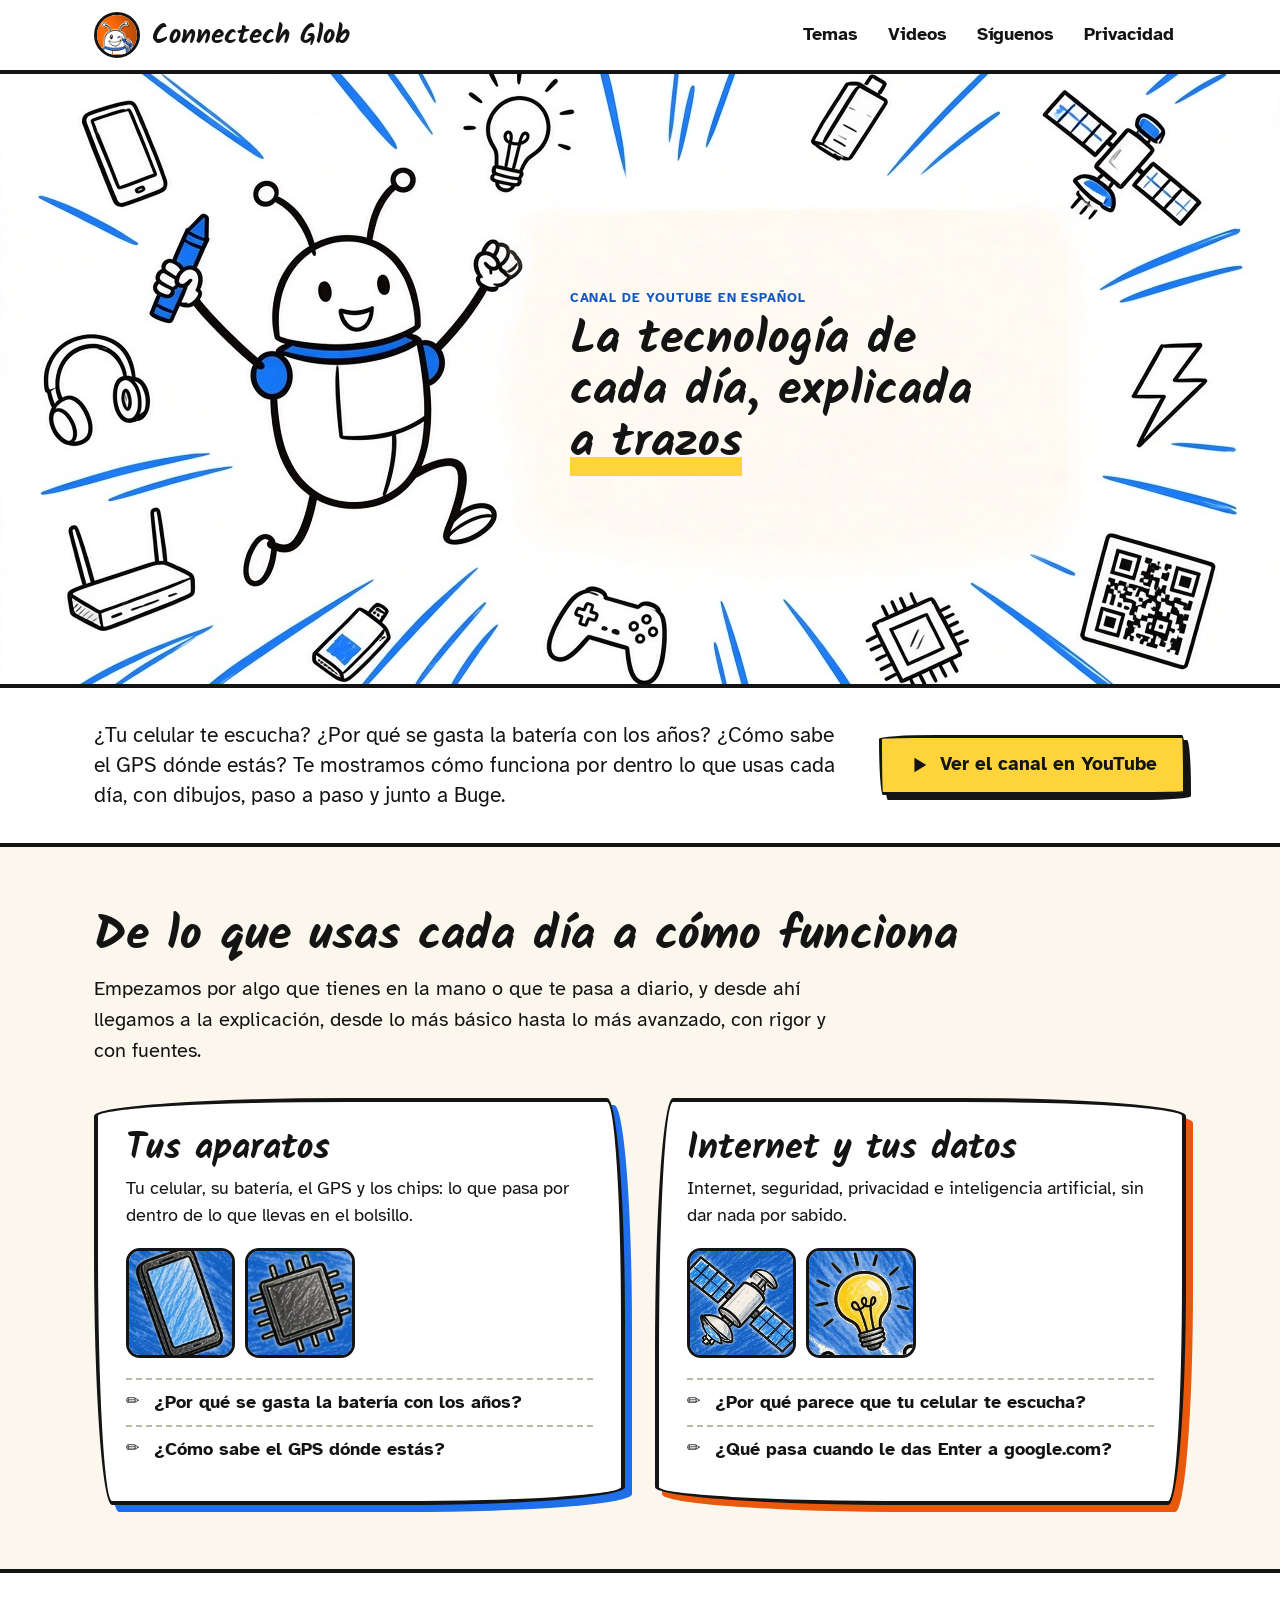
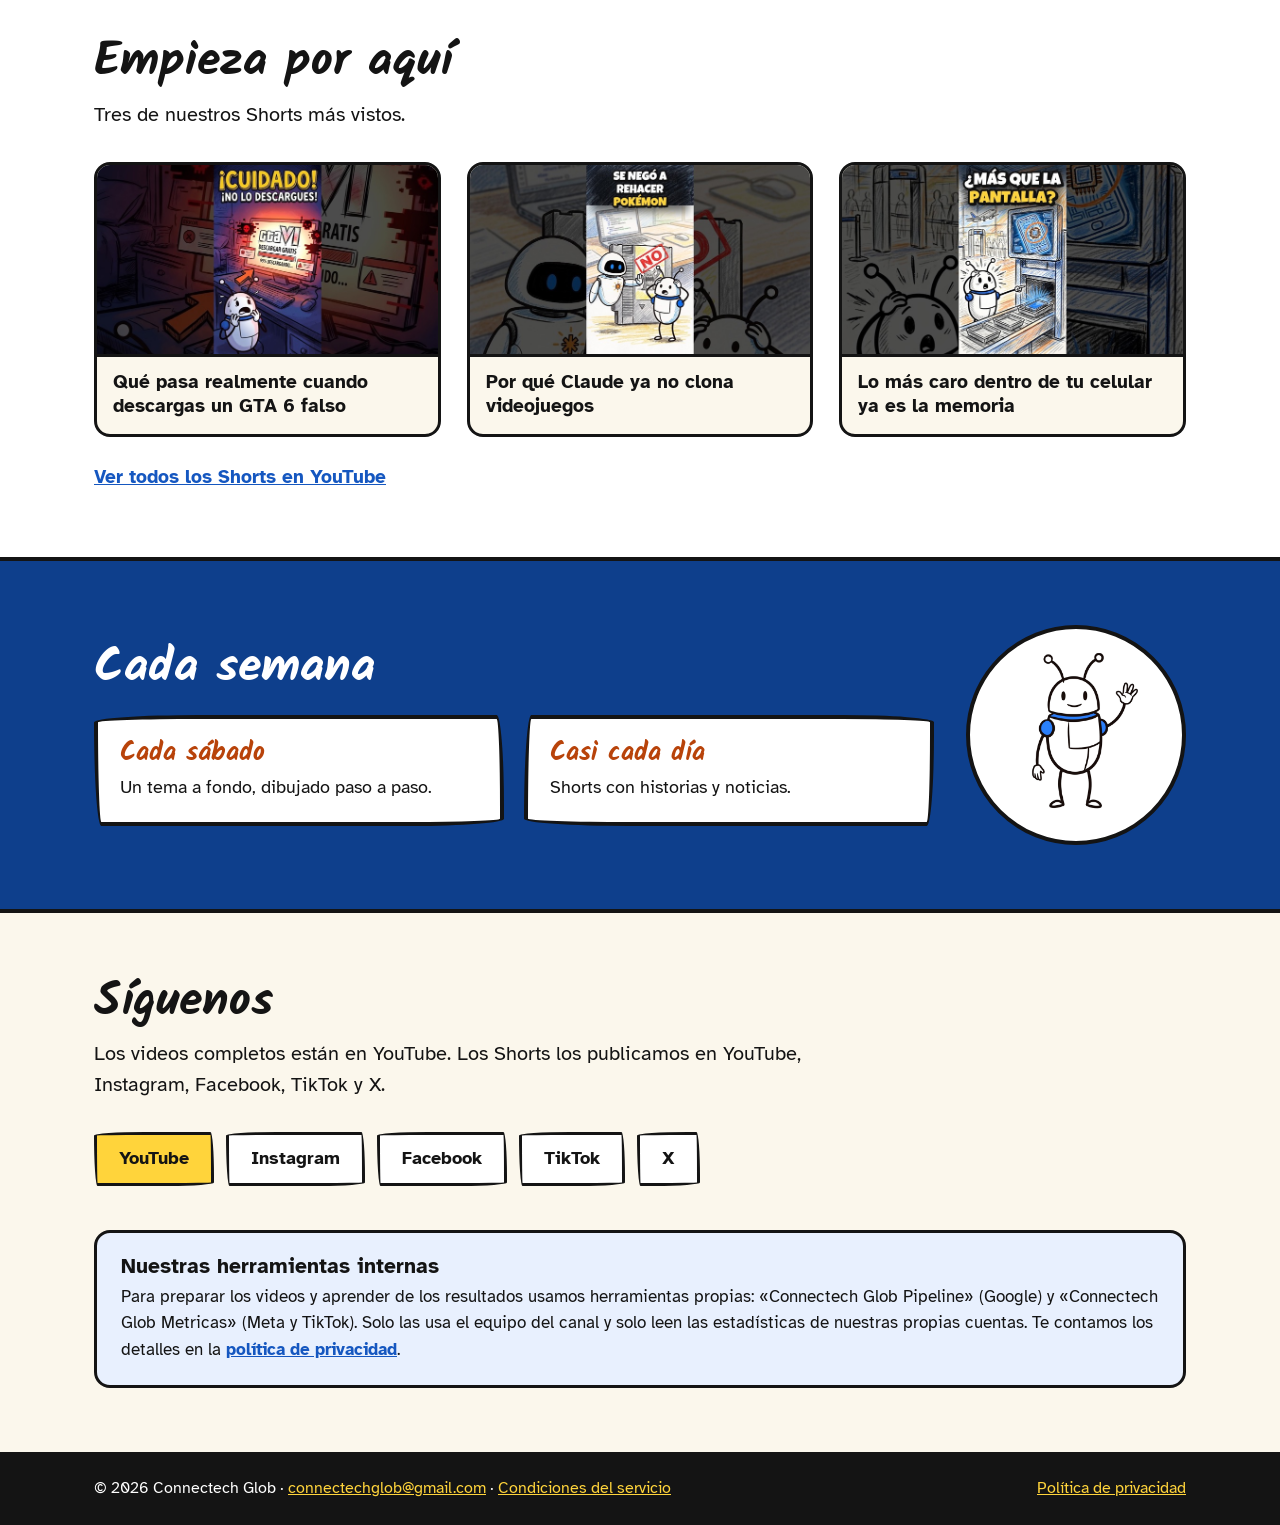
<file: index.html>
<!doctype html>
<html lang="es">
<head>
<meta charset="utf-8">
<meta name="viewport" content="width=device-width, initial-scale=1">
<title>Connectech Glob: la tecnología de cada día, explicada a trazos</title>
<meta name="description" content="Connectech Glob: la tecnología de cada día, explicada a trazos. Videos dibujados en español, paso a paso, sobre cómo funciona por dentro lo que usas cada día.">
<link rel="icon" type="image/png" href="img/favicon.png">
<link rel="preconnect" href="https://fonts.googleapis.com">
<link href="https://fonts.googleapis.com/css2?family=Kalam:wght@400;700&amp;family=Atkinson+Hyperlegible:wght@400;700&amp;display=swap" rel="stylesheet">
<link rel="stylesheet" href="estilos.css?v=2">
</head>
<body>
<header class="cabecera">
  <nav class="ancho" aria-label="Principal">
    <a class="marca" href="./"><img src="img/perfil.png" alt="">Connectech Glob</a>
    <ul class="menu">
      <li><a href="#temas">Temas</a></li>
      <li><a href="#videos">Videos</a></li>
      <li><a href="#redes">Síguenos</a></li>
      <li><a href="privacidad.html">Privacidad</a></li>
    </ul>
  </nav>
</header>
<main>
  <section class="portada">
    <img src="img/portada.jpg" width="1280" height="720" alt="Buge, la mascota del canal, salta con un crayón en la mano entre un celular, una bombilla, unos audífonos, un router wifi, un satélite, un control de videojuegos, un código QR y otros objetos de tecnología dibujados a mano con trazos azules">
    <div class="portada-texto">
      <p class="antetitulo">Canal de YouTube en español</p>
      <h1>La tecnología de cada día, explicada <span class="raya">a trazos</span></h1>
    </div>
  </section>
  <section class="entrada" aria-label="Qué es el canal">
    <div class="ancho">
      <p>¿Tu celular te escucha? ¿Por qué se gasta la batería con los años? ¿Cómo sabe el GPS dónde estás? Te mostramos cómo funciona por dentro lo que usas cada día, con dibujos, paso a paso y junto a Buge.</p>
      <a class="boton" href="https://www.youtube.com/@Connectechglob" target="_blank" rel="noopener noreferrer">
        <svg width="22" height="22" viewBox="0 0 24 24" fill="currentColor" aria-hidden="true"><polygon points="7 4 20 12 7 20"></polygon></svg>
        Ver el canal en YouTube
      </a>
    </div>
  </section>
  <section class="seccion" id="temas" aria-labelledby="t-temas">
    <div class="ancho">
      <h2 id="t-temas">De lo que usas cada día a cómo funciona</h2>
      <p class="intro">Empezamos por algo que tienes en la mano o que te pasa a diario, y desde ahí llegamos a la explicación, desde lo más básico hasta lo más avanzado, con rigor y con fuentes.</p>
      <div class="campos">
        <article class="campo">
          <h3>Tus aparatos</h3>
          <p>Tu celular, su batería, el GPS y los chips: lo que pasa por dentro de lo que llevas en el bolsillo.</p>
          <ul class="objetos" aria-hidden="true">
            <li><img src="img/objetos/celular.jpg" alt="" loading="lazy"></li>
            <li><img src="img/objetos/chip.jpg" alt="" loading="lazy"></li>
          </ul>
          <ul class="preguntas">
            <li>¿Por qué se gasta la batería con los años?</li>
            <li>¿Cómo sabe el GPS dónde estás?</li>
          </ul>
        </article>
        <article class="campo">
          <h3>Internet y tus datos</h3>
          <p>Internet, seguridad, privacidad e inteligencia artificial, sin dar nada por sabido.</p>
          <ul class="objetos" aria-hidden="true">
            <li><img src="img/objetos/satelite.jpg" alt="" loading="lazy"></li>
            <li><img src="img/objetos/bombilla.jpg" alt="" loading="lazy"></li>
          </ul>
          <ul class="preguntas">
            <li>¿Por qué parece que tu celular te escucha?</li>
            <li>¿Qué pasa cuando le das Enter a google.com?</li>
          </ul>
        </article>
      </div>
    </div>
  </section>
  <section class="seccion fondo-blanco" id="videos" aria-labelledby="t-videos">
    <div class="ancho">
      <h2 id="t-videos">Empieza por aquí</h2>
      <p class="intro">Tres de nuestros Shorts más vistos.</p>
      <ul class="videos">
        <li><a href="https://www.youtube.com/shorts/tPYbc8DTCPs" target="_blank" rel="noopener noreferrer"><img src="img/videos/gta6-falso.jpg" alt="" loading="lazy"><span>Qué pasa realmente cuando descargas un GTA 6 falso</span></a></li>
        <li><a href="https://www.youtube.com/shorts/vXMB3ks6HSE" target="_blank" rel="noopener noreferrer"><img src="img/videos/claude-videojuegos.jpg" alt="" loading="lazy"><span>Por qué Claude ya no clona videojuegos</span></a></li>
        <li><a href="https://www.youtube.com/shorts/4Cfulw6IFZc" target="_blank" rel="noopener noreferrer"><img src="img/videos/memoria-celular.jpg" alt="" loading="lazy"><span>Lo más caro dentro de tu celular ya es la memoria</span></a></li>
      </ul>
      <p class="mas"><a href="https://www.youtube.com/@Connectechglob/shorts" target="_blank" rel="noopener noreferrer">Ver todos los Shorts en YouTube</a></p>
    </div>
  </section>
  <section class="seccion semana" aria-labelledby="t-semana">
    <div class="ancho">
      <div>
        <h2 id="t-semana">Cada semana</h2>
        <div class="dias">
          <div class="dia"><strong>Cada sábado</strong><p>Un tema a fondo, dibujado paso a paso.</p></div>
          <div class="dia"><strong>Casi cada día</strong><p>Shorts con historias y noticias.</p></div>
        </div>
      </div>
      <img src="img/buge.png" alt="" loading="lazy">
    </div>
  </section>
  <section class="seccion" id="redes" aria-labelledby="t-redes">
    <div class="ancho">
      <h2 id="t-redes">Síguenos</h2>
      <p class="intro">Los videos completos están en YouTube. Los Shorts los publicamos en YouTube, Instagram, Facebook, TikTok y X.</p>
      <ul class="redes">
        <li><a href="https://www.youtube.com/@Connectechglob" target="_blank" rel="noopener noreferrer">YouTube</a></li>
        <li><a href="https://www.instagram.com/connectechglob" target="_blank" rel="noopener noreferrer">Instagram</a></li>
        <li><a href="https://www.facebook.com/1398031123388387" target="_blank" rel="noopener noreferrer">Facebook</a></li>
        <li><a href="https://www.tiktok.com/@connectechglob" target="_blank" rel="noopener noreferrer">TikTok</a></li>
        <li><a href="https://x.com/connectechglob" target="_blank" rel="noopener noreferrer">X</a></li>
      </ul>
      <div class="nota">
        <h2>Nuestras herramientas internas</h2>
        <p>Para preparar los videos y aprender de los resultados usamos herramientas propias: «Connectech Glob Pipeline» (Google) y «Connectech Glob Metricas» (Meta y TikTok). Solo las usa el equipo del canal y solo leen las estadísticas de nuestras propias cuentas. Te contamos los detalles en la <a href="privacidad.html"><strong>política de privacidad</strong></a>.</p>
      </div>
    </div>
  </section>
</main>
<footer class="pie">
  <div class="ancho">
    <p>© 2026 Connectech Glob · <a href="mailto:connectechglob@gmail.com">connectechglob@gmail.com</a> · <a href="condiciones.html">Condiciones del servicio</a></p>
    <p><a href="privacidad.html">Política de privacidad</a></p>
  </div>
</footer>
</body>
</html>
</file>
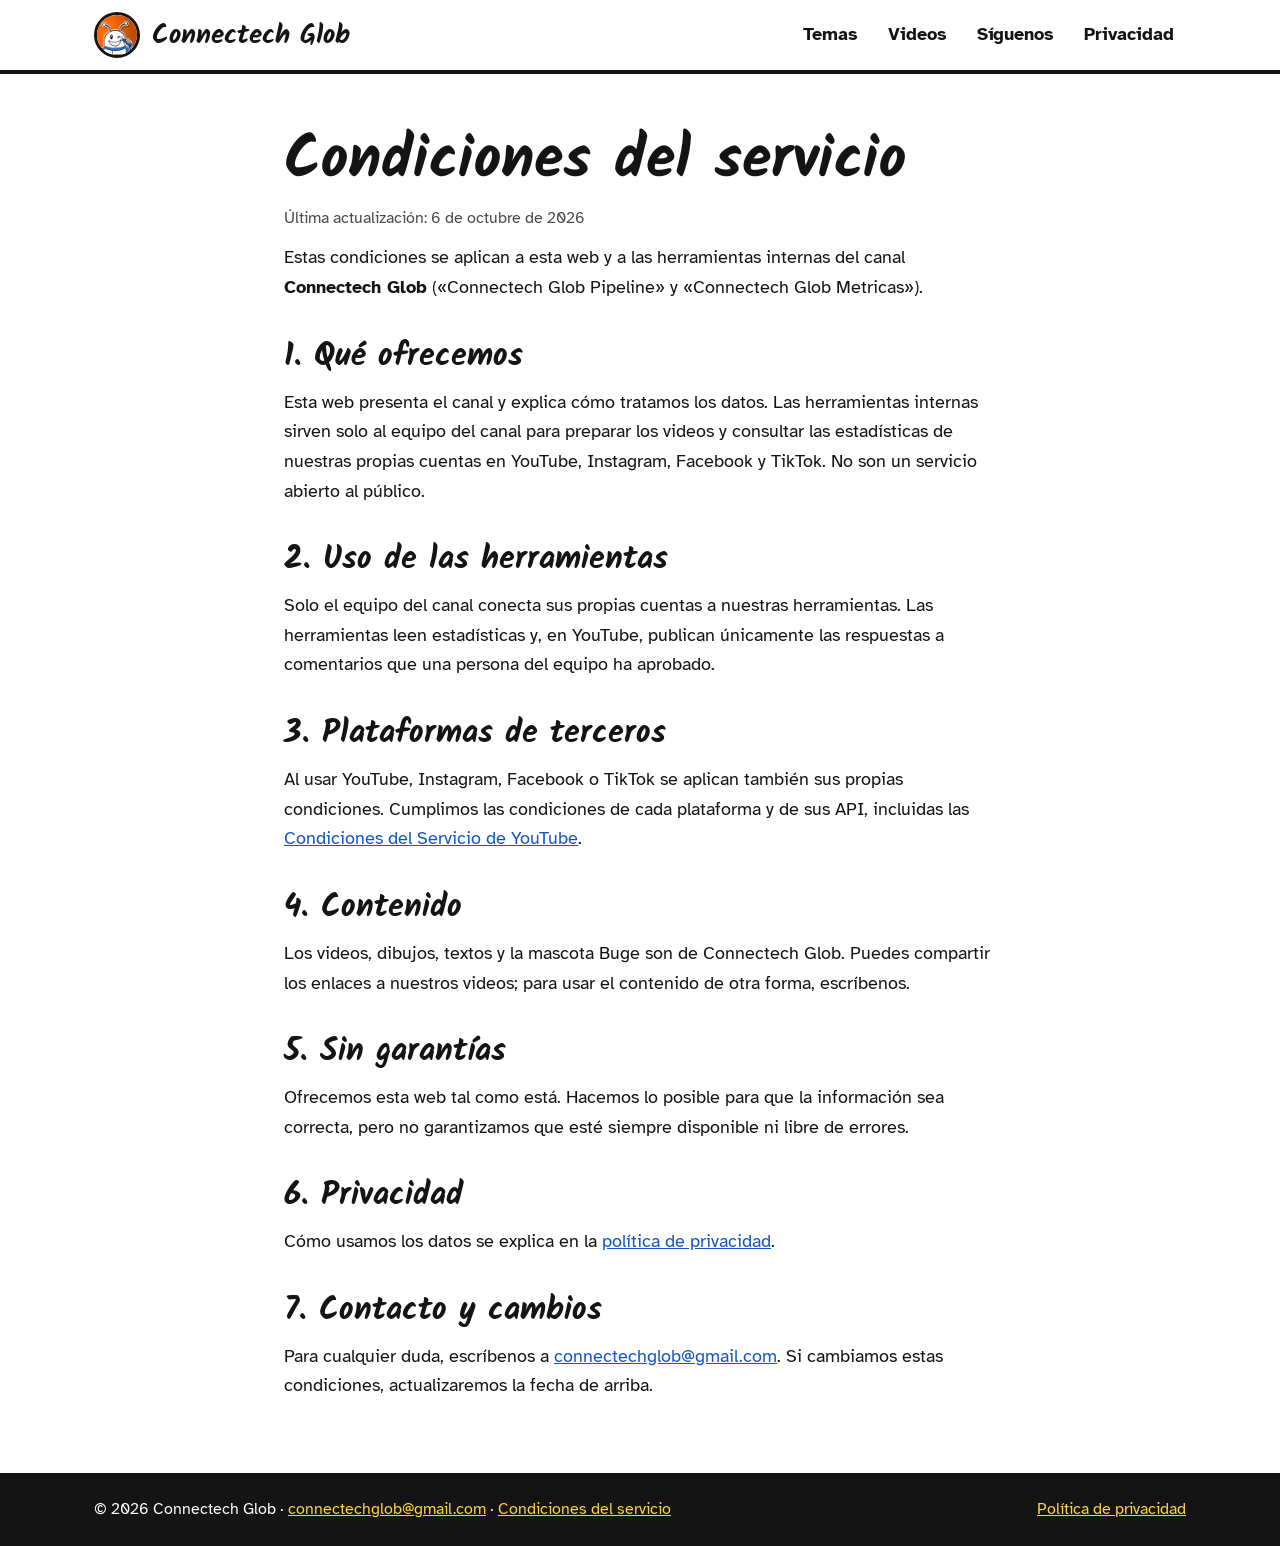
<file: condiciones.html>
<!doctype html>
<html lang="es">
<head>
<meta charset="utf-8">
<meta name="viewport" content="width=device-width, initial-scale=1">
<title>Connectech Glob — Condiciones del servicio</title>
<meta name="description" content="Condiciones del servicio de la web y las herramientas internas del canal Connectech Glob.">
<link rel="icon" type="image/png" href="img/favicon.png">
<link rel="preconnect" href="https://fonts.googleapis.com">
<link href="https://fonts.googleapis.com/css2?family=Kalam:wght@400;700&amp;family=Atkinson+Hyperlegible:wght@400;700&amp;display=swap" rel="stylesheet">
<link rel="stylesheet" href="estilos.css?v=2">
</head>
<body>
<!-- Diseñado con Claude Design (lienzo borrado; su original está en web/diseno/ del repositorio privado del canal) -->
<div style="font-family: 'Atkinson Hyperlegible', system-ui, sans-serif; color: #141414; background: #FFFFFF; min-height: 100vh">
<header class="cabecera">
  <nav class="ancho" aria-label="Principal">
    <a class="marca" href="./"><img src="img/perfil.png" alt="">Connectech Glob</a>
    <ul class="menu">
      <li><a href="./#temas">Temas</a></li>
      <li><a href="./#videos">Videos</a></li>
      <li><a href="./#redes">Síguenos</a></li>
      <li><a href="privacidad.html">Privacidad</a></li>
    </ul>
  </nav>
</header>

  <main style="max-width: 760px; margin: 0 auto; padding: 56px 24px 72px; display: flex; flex-direction: column; gap: 36px; font-size: 18px; line-height: 1.65">
    <div style="display: flex; flex-direction: column; gap: 12px">
      <h1 style="margin: 0; font-family: 'Kalam', cursive; font-weight: 700; font-size: clamp(40px, 5vw, 60px); line-height: 1.05">Condiciones del servicio</h1>
      <p style="margin: 0; color: #4A4A4A; font-size: 16px">Última actualización: 6 de octubre de 2026</p>
      <p style="margin: 0">Estas condiciones se aplican a esta web y a las herramientas internas del canal <strong>Connectech Glob</strong> («Connectech Glob Pipeline» y «Connectech Glob Metricas»).</p>
    </div>
    <section style="display: flex; flex-direction: column; gap: 12px">
      <h2 style="margin: 0; font-family: 'Kalam', cursive; font-weight: 700; font-size: 32px; line-height: 1.15">1. Qué ofrecemos</h2>
      <p style="margin: 0">Esta web presenta el canal y explica cómo tratamos los datos. Las herramientas internas sirven solo al equipo del canal para preparar los videos y consultar las estadísticas de nuestras propias cuentas en YouTube, Instagram, Facebook y TikTok. No son un servicio abierto al público.</p>
    </section>
    <section style="display: flex; flex-direction: column; gap: 12px">
      <h2 style="margin: 0; font-family: 'Kalam', cursive; font-weight: 700; font-size: 32px; line-height: 1.15">2. Uso de las herramientas</h2>
      <p style="margin: 0">Solo el equipo del canal conecta sus propias cuentas a nuestras herramientas. Las herramientas leen estadísticas y, en YouTube, publican únicamente las respuestas a comentarios que una persona del equipo ha aprobado.</p>
    </section>
    <section style="display: flex; flex-direction: column; gap: 12px">
      <h2 style="margin: 0; font-family: 'Kalam', cursive; font-weight: 700; font-size: 32px; line-height: 1.15">3. Plataformas de terceros</h2>
      <p style="margin: 0">Al usar YouTube, Instagram, Facebook o TikTok se aplican también sus propias condiciones. Cumplimos las condiciones de cada plataforma y de sus API, incluidas las <a href="https://www.youtube.com/t/terms" target="_blank" rel="noopener noreferrer">Condiciones del Servicio de YouTube</a>.</p>
    </section>
    <section style="display: flex; flex-direction: column; gap: 12px">
      <h2 style="margin: 0; font-family: 'Kalam', cursive; font-weight: 700; font-size: 32px; line-height: 1.15">4. Contenido</h2>
      <p style="margin: 0">Los videos, dibujos, textos y la mascota Buge son de Connectech Glob. Puedes compartir los enlaces a nuestros videos; para usar el contenido de otra forma, escríbenos.</p>
    </section>
    <section style="display: flex; flex-direction: column; gap: 12px">
      <h2 style="margin: 0; font-family: 'Kalam', cursive; font-weight: 700; font-size: 32px; line-height: 1.15">5. Sin garantías</h2>
      <p style="margin: 0">Ofrecemos esta web tal como está. Hacemos lo posible para que la información sea correcta, pero no garantizamos que esté siempre disponible ni libre de errores.</p>
    </section>
    <section style="display: flex; flex-direction: column; gap: 12px">
      <h2 style="margin: 0; font-family: 'Kalam', cursive; font-weight: 700; font-size: 32px; line-height: 1.15">6. Privacidad</h2>
      <p style="margin: 0">Cómo usamos los datos se explica en la <a href="privacidad.html">política de privacidad</a>.</p>
    </section>
    <section style="display: flex; flex-direction: column; gap: 12px">
      <h2 style="margin: 0; font-family: 'Kalam', cursive; font-weight: 700; font-size: 32px; line-height: 1.15">7. Contacto y cambios</h2>
      <p style="margin: 0">Para cualquier duda, escríbenos a <a href="mailto:connectechglob@gmail.com">connectechglob@gmail.com</a>. Si cambiamos estas condiciones, actualizaremos la fecha de arriba.</p>
    </section>
  </main>
<footer class="pie">
  <div class="ancho">
    <p>© 2026 Connectech Glob · <a href="mailto:connectechglob@gmail.com">connectechglob@gmail.com</a> · <a href="condiciones.html">Condiciones del servicio</a></p>
    <p><a href="privacidad.html">Política de privacidad</a></p>
  </div>
</footer>
</div>
</body>
</html>
</file>
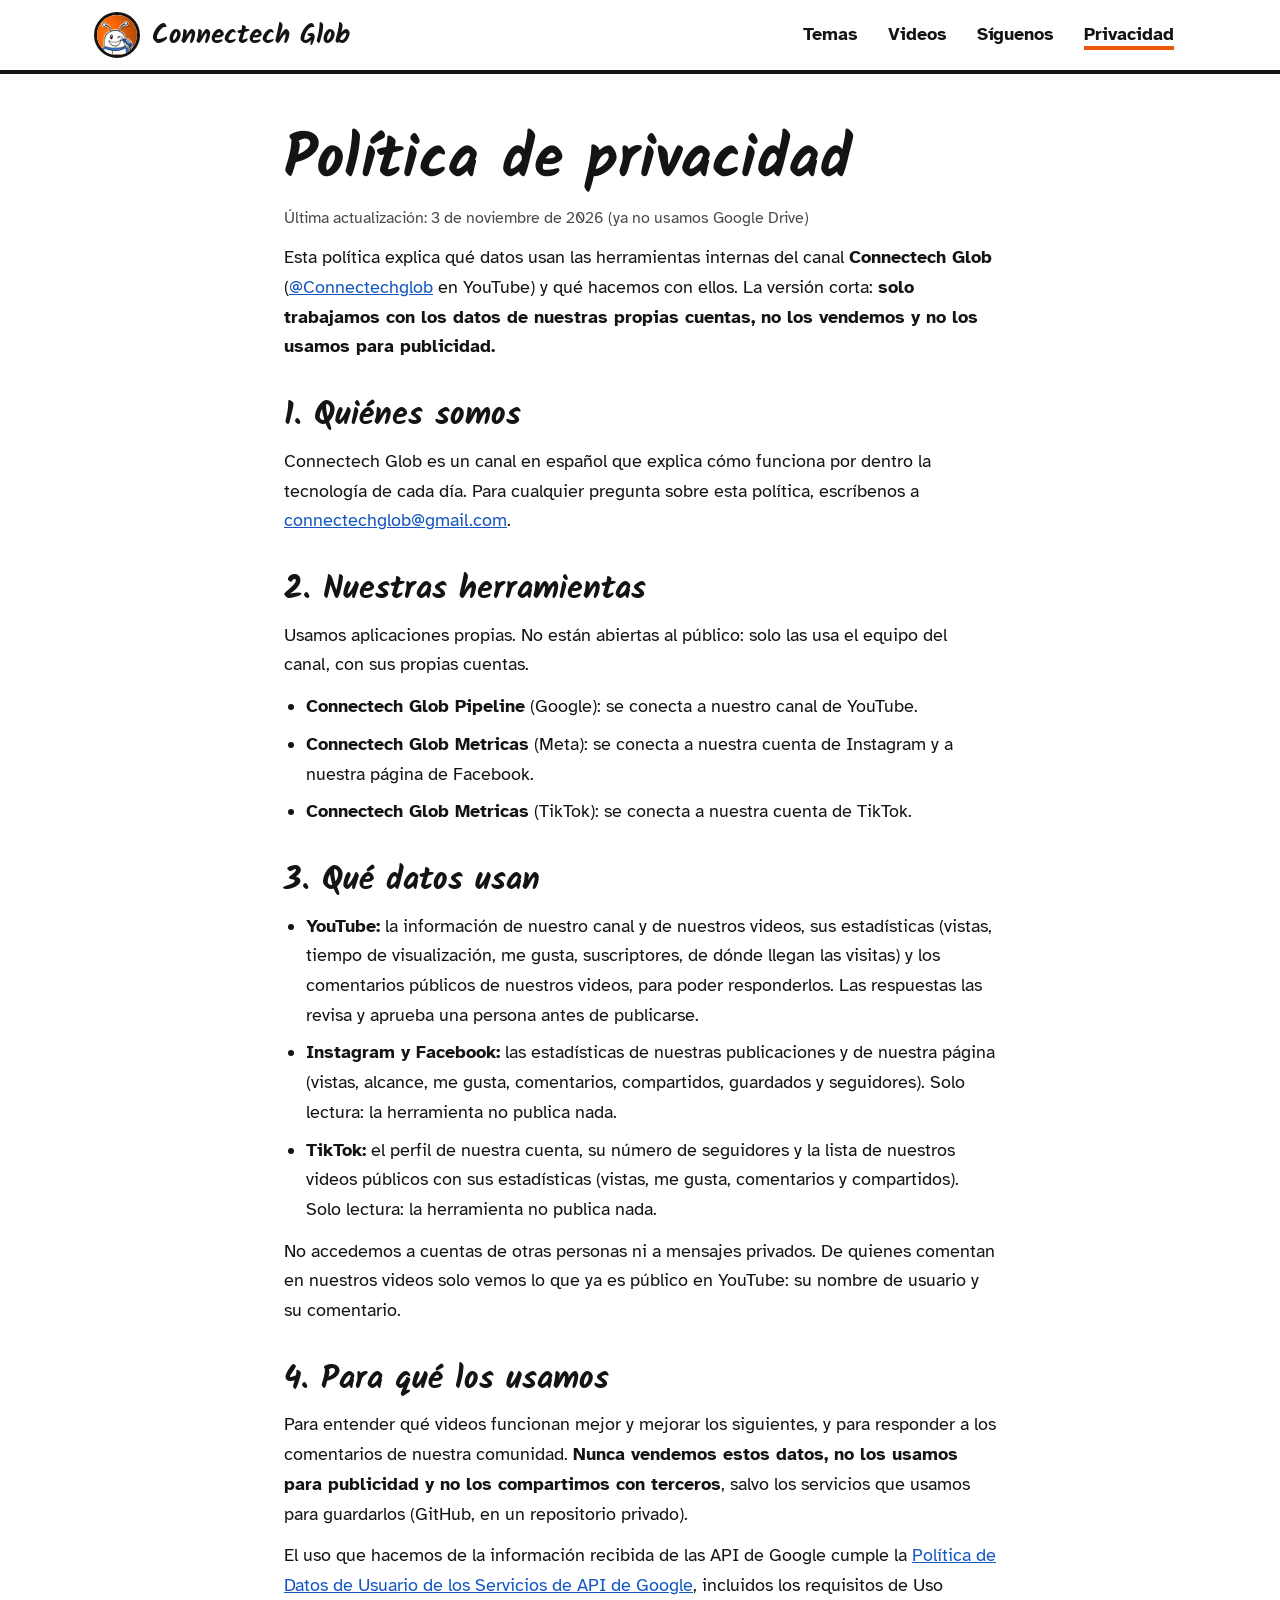
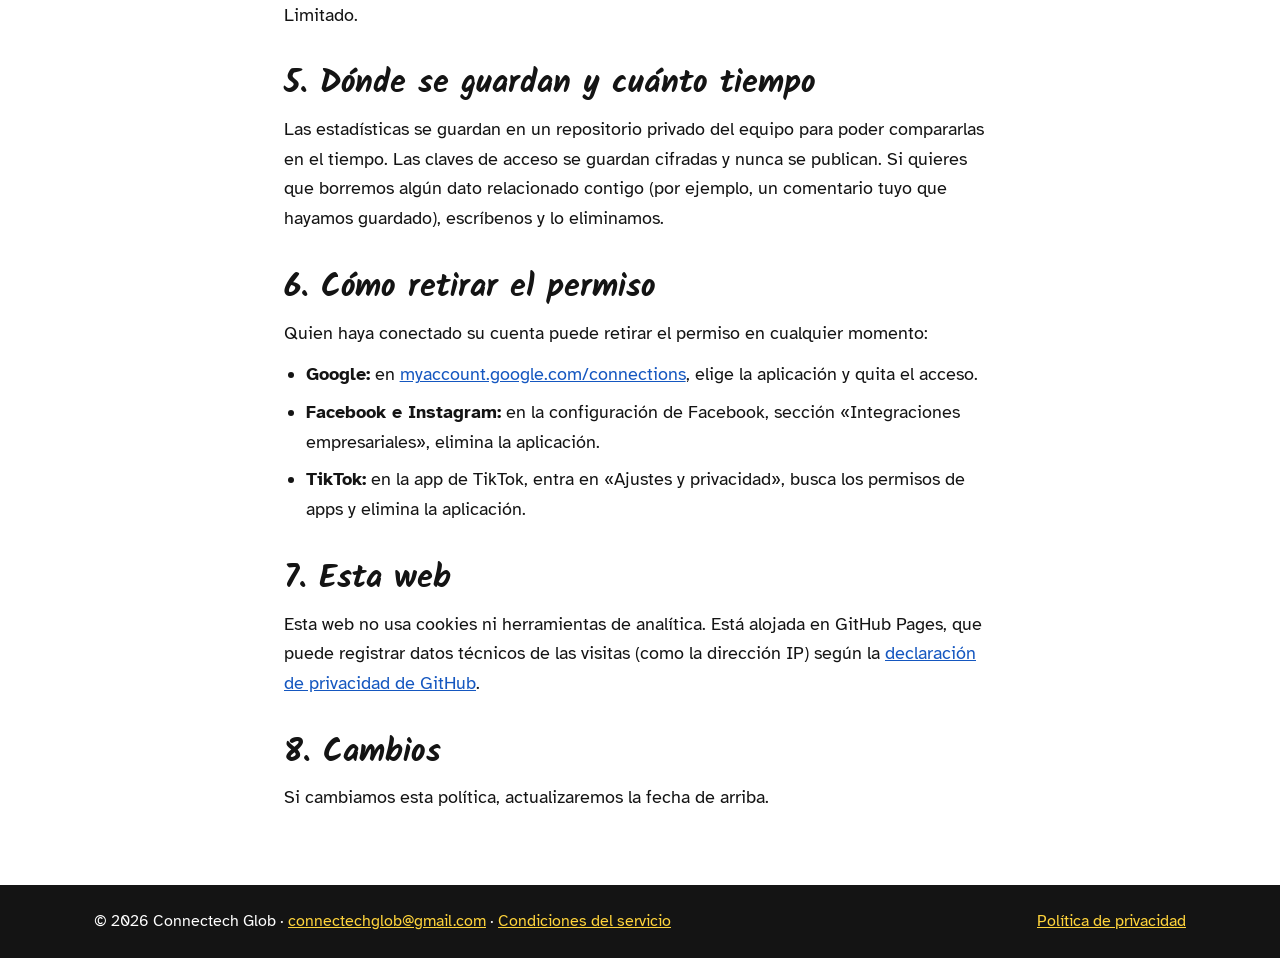
<file: privacidad.html>
<!doctype html>
<html lang="es">
<head>
<meta charset="utf-8">
<meta name="viewport" content="width=device-width, initial-scale=1">
<title>Connectech Glob — Política de privacidad</title>
<meta name="description" content="Política de privacidad de las herramientas internas del canal Connectech Glob.">
<link rel="icon" type="image/png" href="img/favicon.png">
<link rel="preconnect" href="https://fonts.googleapis.com">
<link href="https://fonts.googleapis.com/css2?family=Kalam:wght@400;700&amp;family=Atkinson+Hyperlegible:wght@400;700&amp;display=swap" rel="stylesheet">
<link rel="stylesheet" href="estilos.css?v=2">
</head>
<body>
<!-- Diseñado con Claude Design (lienzo borrado; su original está en web/diseno/ del repositorio privado del canal) -->
<div style="font-family: 'Atkinson Hyperlegible', system-ui, sans-serif; color: #141414; background: #FFFFFF; min-height: 100vh">
<header class="cabecera">
  <nav class="ancho" aria-label="Principal">
    <a class="marca" href="./"><img src="img/perfil.png" alt="">Connectech Glob</a>
    <ul class="menu">
      <li><a href="./#temas">Temas</a></li>
      <li><a href="./#videos">Videos</a></li>
      <li><a href="./#redes">Síguenos</a></li>
      <li><a href="privacidad.html" aria-current="page">Privacidad</a></li>
    </ul>
  </nav>
</header>

  <main style="max-width: 760px; margin: 0 auto; padding: 56px 24px 72px; display: flex; flex-direction: column; gap: 36px; font-size: 18px; line-height: 1.65">
    <div style="display: flex; flex-direction: column; gap: 12px">
      <h1 style="margin: 0; font-family: 'Kalam', cursive; font-weight: 700; font-size: clamp(40px, 5vw, 60px); line-height: 1.05">Política de privacidad</h1>
      <p style="margin: 0; color: #4A4A4A; font-size: 16px">Última actualización: 3 de noviembre de 2026 (ya no usamos Google Drive)</p>
      <p style="margin: 0">Esta política explica qué datos usan las herramientas internas del canal <strong>Connectech Glob</strong> (<a href="https://www.youtube.com/@Connectechglob" target="_blank" rel="noopener noreferrer">@Connectechglob</a> en YouTube) y qué hacemos con ellos. La versión corta: <strong>solo trabajamos con los datos de nuestras propias cuentas, no los vendemos y no los usamos para publicidad.</strong></p>
    </div>

    <section style="display: flex; flex-direction: column; gap: 12px">
      <h2 style="margin: 0; font-family: 'Kalam', cursive; font-weight: 700; font-size: 32px; line-height: 1.15">1. Quiénes somos</h2>
      <p style="margin: 0">Connectech Glob es un canal en español que explica cómo funciona por dentro la tecnología de cada día. Para cualquier pregunta sobre esta política, escríbenos a <a href="mailto:connectechglob@gmail.com">connectechglob@gmail.com</a>.</p>
    </section>

    <section style="display: flex; flex-direction: column; gap: 12px">
      <h2 style="margin: 0; font-family: 'Kalam', cursive; font-weight: 700; font-size: 32px; line-height: 1.15">2. Nuestras herramientas</h2>
      <p style="margin: 0">Usamos aplicaciones propias. No están abiertas al público: solo las usa el equipo del canal, con sus propias cuentas.</p>
      <ul style="margin: 0; padding-left: 1.2em; display: flex; flex-direction: column; gap: 8px">
        <li><strong>Connectech Glob Pipeline</strong> (Google): se conecta a nuestro canal de YouTube.</li>
        <li><strong>Connectech Glob Metricas</strong> (Meta): se conecta a nuestra cuenta de Instagram y a nuestra página de Facebook.</li>
        <li><strong>Connectech Glob Metricas</strong> (TikTok): se conecta a nuestra cuenta de TikTok.</li>
      </ul>
    </section>

    <section style="display: flex; flex-direction: column; gap: 12px">
      <h2 style="margin: 0; font-family: 'Kalam', cursive; font-weight: 700; font-size: 32px; line-height: 1.15">3. Qué datos usan</h2>
      <ul style="margin: 0; padding-left: 1.2em; display: flex; flex-direction: column; gap: 8px">
        <li><strong>YouTube:</strong> la información de nuestro canal y de nuestros videos, sus estadísticas (vistas, tiempo de visualización, me gusta, suscriptores, de dónde llegan las visitas) y los comentarios públicos de nuestros videos, para poder responderlos. Las respuestas las revisa y aprueba una persona antes de publicarse.</li>
        <li><strong>Instagram y Facebook:</strong> las estadísticas de nuestras publicaciones y de nuestra página (vistas, alcance, me gusta, comentarios, compartidos, guardados y seguidores). Solo lectura: la herramienta no publica nada.</li>
        <li><strong>TikTok:</strong> el perfil de nuestra cuenta, su número de seguidores y la lista de nuestros videos públicos con sus estadísticas (vistas, me gusta, comentarios y compartidos). Solo lectura: la herramienta no publica nada.</li>
      </ul>
      <p style="margin: 0">No accedemos a cuentas de otras personas ni a mensajes privados. De quienes comentan en nuestros videos solo vemos lo que ya es público en YouTube: su nombre de usuario y su comentario.</p>
    </section>

    <section style="display: flex; flex-direction: column; gap: 12px">
      <h2 style="margin: 0; font-family: 'Kalam', cursive; font-weight: 700; font-size: 32px; line-height: 1.15">4. Para qué los usamos</h2>
      <p style="margin: 0">Para entender qué videos funcionan mejor y mejorar los siguientes, y para responder a los comentarios de nuestra comunidad. <strong>Nunca vendemos estos datos, no los usamos para publicidad y no los compartimos con terceros</strong>, salvo los servicios que usamos para guardarlos (GitHub, en un repositorio privado).</p>
      <p style="margin: 0">El uso que hacemos de la información recibida de las API de Google cumple la <a href="https://developers.google.com/terms/api-services-user-data-policy" target="_blank" rel="noopener noreferrer">Política de Datos de Usuario de los Servicios de API de Google</a>, incluidos los requisitos de Uso Limitado.</p>
    </section>

    <section style="display: flex; flex-direction: column; gap: 12px">
      <h2 style="margin: 0; font-family: 'Kalam', cursive; font-weight: 700; font-size: 32px; line-height: 1.15">5. Dónde se guardan y cuánto tiempo</h2>
      <p style="margin: 0">Las estadísticas se guardan en un repositorio privado del equipo para poder compararlas en el tiempo. Las claves de acceso se guardan cifradas y nunca se publican. Si quieres que borremos algún dato relacionado contigo (por ejemplo, un comentario tuyo que hayamos guardado), escríbenos y lo eliminamos.</p>
    </section>

    <section style="display: flex; flex-direction: column; gap: 12px">
      <h2 style="margin: 0; font-family: 'Kalam', cursive; font-weight: 700; font-size: 32px; line-height: 1.15">6. Cómo retirar el permiso</h2>
      <p style="margin: 0">Quien haya conectado su cuenta puede retirar el permiso en cualquier momento:</p>
      <ul style="margin: 0; padding-left: 1.2em; display: flex; flex-direction: column; gap: 8px">
        <li><strong>Google:</strong> en <a href="https://myaccount.google.com/connections" target="_blank" rel="noopener noreferrer">myaccount.google.com/connections</a>, elige la aplicación y quita el acceso.</li>
        <li><strong>Facebook e Instagram:</strong> en la configuración de Facebook, sección «Integraciones empresariales», elimina la aplicación.</li>
        <li><strong>TikTok:</strong> en la app de TikTok, entra en «Ajustes y privacidad», busca los permisos de apps y elimina la aplicación.</li>
      </ul>
    </section>

    <section style="display: flex; flex-direction: column; gap: 12px">
      <h2 style="margin: 0; font-family: 'Kalam', cursive; font-weight: 700; font-size: 32px; line-height: 1.15">7. Esta web</h2>
      <p style="margin: 0">Esta web no usa cookies ni herramientas de analítica. Está alojada en GitHub Pages, que puede registrar datos técnicos de las visitas (como la dirección IP) según la <a href="https://docs.github.com/es/site-policy/privacy-policies/github-general-privacy-statement" target="_blank" rel="noopener noreferrer">declaración de privacidad de GitHub</a>.</p>
    </section>

    <section style="display: flex; flex-direction: column; gap: 12px">
      <h2 style="margin: 0; font-family: 'Kalam', cursive; font-weight: 700; font-size: 32px; line-height: 1.15">8. Cambios</h2>
      <p style="margin: 0">Si cambiamos esta política, actualizaremos la fecha de arriba.</p>
    </section>
  </main>
<footer class="pie">
  <div class="ancho">
    <p>© 2026 Connectech Glob · <a href="mailto:connectechglob@gmail.com">connectechglob@gmail.com</a> · <a href="condiciones.html">Condiciones del servicio</a></p>
    <p><a href="privacidad.html">Política de privacidad</a></p>
  </div>
</footer>
</div>
</body>
</html>
</file>
<file: estilos.css>
/* La tecnología de cada día, a trazos: papel, rotulador negro, crayón azul y amarillo */
:root{--tinta:#141414;--papel:#FBF7EC;--blanco:#FFFFFF;--azul:#1F6FEB;--azul-oscuro:#0E3F8C;--enlace:#1557C0;--amarillo:#FFD43B;--naranja:#E8590C;--naranja-texto:#B8430A;
--trazo:255px 18px 225px 18px/18px 225px 18px 255px;--trazo-2:18px 225px 18px 255px/255px 18px 225px 18px}
*{box-sizing:border-box}
html{scroll-behavior:smooth}
body{margin:0;background:var(--papel);color:var(--tinta);font-family:'Atkinson Hyperlegible',system-ui,sans-serif;font-size:18px;line-height:1.55}
a{color:var(--enlace)}a:hover{color:var(--azul-oscuro)}
img{display:block;max-width:100%;height:auto}
h1,h2,h3{font-family:'Kalam',cursive;font-weight:700;line-height:1.08;margin:0}
:focus-visible{outline:3px solid var(--naranja);outline-offset:3px}
.ancho{max-width:1140px;margin:0 auto;padding-left:24px;padding-right:24px}
/* Cabecera */
.cabecera{background:var(--blanco);border-bottom:4px solid var(--tinta)}
.cabecera nav{display:flex;flex-wrap:wrap;align-items:center;justify-content:space-between;gap:10px 20px;padding-top:12px;padding-bottom:12px}
.marca{display:flex;align-items:center;gap:12px;color:var(--tinta);text-decoration:none;font-family:'Kalam',cursive;font-weight:700;font-size:27px;line-height:1}
.marca img{width:46px;height:46px;border-radius:50%;border:3px solid var(--tinta)}
.menu{display:flex;flex-wrap:wrap;gap:2px 6px;list-style:none;margin:0;padding:0}
.menu a{display:inline-flex;align-items:center;min-height:44px;padding:6px 12px;color:var(--tinta);font-weight:700;text-decoration:none}
.menu a:hover,.menu a[aria-current]{text-decoration:underline;text-decoration-color:var(--naranja);text-decoration-thickness:4px;text-underline-offset:6px}
/* Portada */
.portada{position:relative;background:var(--azul);border-bottom:4px solid var(--tinta);overflow:hidden}
.portada img{width:100%;aspect-ratio:2.1;object-fit:cover;object-position:center}
.portada-texto{position:absolute;left:44.5%;width:33%;top:50%;transform:translateY(-50%)}
.antetitulo{margin:0 0 6px;font-weight:700;font-size:clamp(13px,1.05vw,16px);letter-spacing:.07em;text-transform:uppercase;color:var(--enlace)}
.portada h1{font-size:clamp(30px,3.75vw,58px)}
.raya{white-space:nowrap;background:linear-gradient(transparent 68%,var(--amarillo) 68%,var(--amarillo) 94%,transparent 94%)}
.entrada{background:var(--blanco);border-bottom:4px solid var(--tinta);padding:32px 0}
.entrada .ancho{display:flex;flex-wrap:wrap;align-items:center;justify-content:space-between;gap:20px 40px}
.entrada p{margin:0;font-size:21px;line-height:1.45;flex:1 1 520px}
.boton{display:inline-flex;align-items:center;gap:10px;min-height:54px;padding:12px 26px;background:var(--amarillo);color:var(--tinta);font-weight:700;font-size:19px;text-decoration:none;border:3px solid var(--tinta);border-radius:var(--trazo);box-shadow:5px 5px 0 var(--tinta);transition:transform .12s,box-shadow .12s}
.boton:hover{color:var(--tinta);transform:translate(2px,2px);box-shadow:3px 3px 0 var(--tinta)}
/* Secciones */
.seccion{padding:64px 0}
.seccion h2{font-size:clamp(34px,4vw,48px);margin-bottom:10px}
.intro{margin:0 0 32px;font-size:20px;max-width:38em}
.campos{display:grid;grid-template-columns:repeat(auto-fit,minmax(300px,1fr));gap:30px}
.campo{background:var(--blanco);border:4px solid var(--tinta);border-radius:var(--trazo);padding:28px;box-shadow:7px 7px 0 var(--azul)}
.campo:nth-child(2){border-radius:var(--trazo-2);box-shadow:7px 7px 0 var(--naranja)}
.campo h3{font-size:36px;margin-bottom:6px}
.campo p{margin:0 0 18px}
.objetos{display:grid;grid-template-columns:repeat(4,1fr);gap:10px;margin:0 0 20px;padding:0;list-style:none}
.objetos img{width:100%;aspect-ratio:1;object-fit:cover;border:3px solid var(--tinta);border-radius:14px}
.preguntas{margin:0;padding:0;list-style:none}
.preguntas li{padding:9px 0 9px 28px;position:relative;font-weight:700;border-top:2px dashed #BDB7A6}
.preguntas li::before{content:"✏️";position:absolute;left:0;font-size:16px}
/* Videos */
.fondo-blanco{background:var(--blanco);border-top:4px solid var(--tinta);border-bottom:4px solid var(--tinta)}
.videos{display:grid;grid-template-columns:repeat(auto-fit,minmax(280px,1fr));gap:26px;list-style:none;margin:0;padding:0}
.videos a{display:block;height:100%;color:var(--tinta);text-decoration:none;border:3px solid var(--tinta);border-radius:16px;overflow:hidden;background:var(--papel);transition:transform .12s}
.videos a:hover{transform:rotate(-1deg) scale(1.015);color:var(--tinta)}
.videos img{width:100%;aspect-ratio:16/9;object-fit:cover;border-bottom:3px solid var(--tinta)}
.videos span{display:block;padding:13px 16px 15px;font-weight:700;font-size:19px;line-height:1.3}
.mas{margin:26px 0 0;font-size:19px;font-weight:700}
/* Calendario */
.semana{background:var(--azul-oscuro);color:var(--blanco);border-bottom:4px solid var(--tinta)}
.semana .ancho{display:grid;grid-template-columns:minmax(0,1fr) auto;align-items:center;gap:32px}
.semana h2{margin-bottom:20px}
.dias{display:grid;grid-template-columns:repeat(auto-fit,minmax(240px,1fr));gap:20px}
.dia{background:var(--blanco);color:var(--tinta);border:4px solid var(--tinta);border-radius:var(--trazo);padding:20px 22px}
.dia:nth-child(2){border-radius:var(--trazo-2)}
.dia strong{display:block;font-family:'Kalam',cursive;font-size:26px;line-height:1.1;color:var(--naranja-texto)}
.dia p{margin:6px 0 0}
.semana img{width:220px;height:220px;object-fit:contain;padding:14px;background:var(--blanco);border:4px solid var(--tinta);border-radius:50%}
/* Redes */
.redes{display:flex;flex-wrap:wrap;gap:12px;list-style:none;margin:0;padding:0}
.redes a{display:inline-flex;align-items:center;min-height:50px;padding:10px 22px;background:var(--blanco);color:var(--tinta);font-weight:700;text-decoration:none;border:3px solid var(--tinta);border-radius:var(--trazo)}
.redes li:first-child a{background:var(--amarillo)}
.redes a:hover{background:var(--tinta);color:var(--blanco)}
.nota{margin:44px 0 0;padding:22px 24px;background:#E8F0FE;border:3px solid var(--tinta);border-radius:16px;font-size:17px}
.nota h2{font-family:inherit;font-size:21px;margin:0 0 6px}
.nota p{margin:0}
/* Pie */
.pie{background:var(--tinta);color:var(--blanco);font-size:16px}
.pie .ancho{display:flex;flex-wrap:wrap;justify-content:space-between;gap:8px 24px;padding-top:24px;padding-bottom:24px}
.pie p{margin:0}.pie a{color:var(--amarillo)}.pie a:hover{color:var(--blanco)}
/* Páginas legales */
.legal{max-width:780px;margin:0 auto;padding:52px 24px 72px}
@media (max-width:820px){
 .ancho{padding-left:16px;padding-right:16px}
 .portada img{aspect-ratio:4/3;object-position:24% 50%}
 .portada-texto{left:49%;width:50%;top:52%}
 .portada h1{font-size:5.3vw;line-height:1.14}
 .antetitulo{display:none}
 .seccion{padding:46px 0}
 .semana .ancho{grid-template-columns:1fr}
 .semana img{display:none}
 .marca{font-size:24px}
 .boton{width:100%;justify-content:center}
}
@media (prefers-reduced-motion:reduce){html{scroll-behavior:auto}*{transition:none!important}}
</file>
